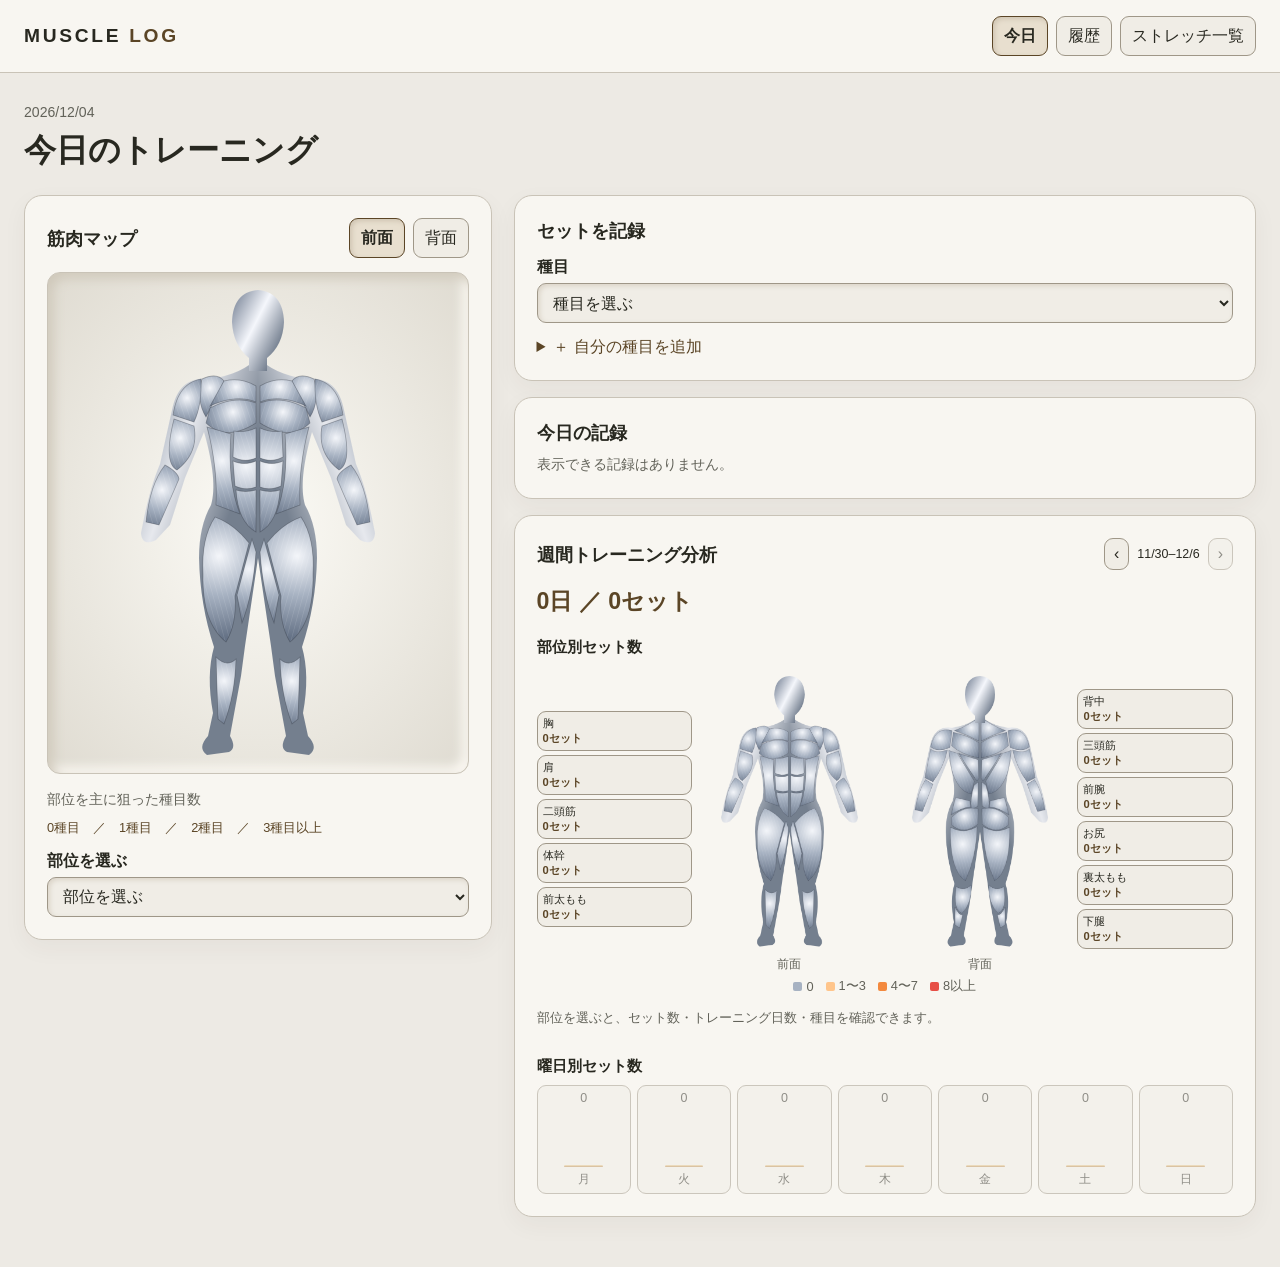
<file: index.html>
<!DOCTYPE html>
<html lang="ja">
<head>
    <meta charset="UTF-8">
    <meta name="viewport" content="width=device-width, initial-scale=1.0">
    <title>Muscle Log</title>
    <link rel="stylesheet" href="style.css">
    <script src="sketch.js" defer></script>
    <script src="works.js" defer></script>
</head>
<body>
    <header class="site-header">
        <div class="container heading">
            <a href="./" class="brand">MUSCLE <span>LOG</span></a>

            <nav aria-label="画面切り替え">
                <button id="today" type="button" aria-pressed="true">今日</button>
                <button id="history" type="button" aria-pressed="false">履歴</button>
                <button id="stretch" type="button" aria-pressed="false">ストレッチ一覧</button>
            </nav>
        </div>
    </header>

    <main class="container">
        <p id="date" class="muted"></p>
        <h1 id="title">今日のトレーニング</h1>
        <p id="message" role="status"></p>

        <section id="history-list" class="panel" hidden aria-label="日付別の履歴"></section>

        <div id="dashboard" class="dashboard">
            <section class="panel">
                <div class="heading">
                    <h2>筋肉マップ</h2>

                    <div class="segmented" role="group" aria-label="マネキンの向き">
                        <button id="front" type="button" aria-pressed="true">前面</button>
                        <button id="back" type="button" aria-pressed="false">背面</button>
                    </div>
                </div>

                <div class="map-stage">
                    <canvas id="body" width="640" height="1000" role="img"
                        aria-label="筋肉マップ。下の一覧からも部位を選べます。"></canvas>

                    <span id="tooltip" hidden aria-hidden="true"></span>
                </div>

                <p class="muted">部位を主に狙った種目数</p>
                <p class="legend today-legend">0種目　／　1種目　／　2種目　／　3種目以上</p>

                <label for="part">部位を選ぶ</label>
                <select id="part"></select>

                <div id="part-detail" hidden>
                    <h3 id="part-name"></h3>
                    <p id="part-description"></p>
                    <p id="part-count" class="muted"></p>
                    <button id="part-routine" type="button">この部位のルーティンを見る</button>
                </div>
            </section>

            <div class="stack">
                <section id="record-panel" class="panel">
                    <h2>セットを記録</h2>

                    <form id="record-form">
                        <label for="exercise">種目</label>
                        <select id="exercise" required></select>

                        <div id="set-fields" hidden>
                            <p id="exercise-parts" class="muted"></p>

                            <div class="previous">
                                <p id="previous"></p>
                                <button id="copy" type="button" hidden>前回をコピー</button>
                            </div>

                            <div class="set-grid muted" aria-hidden="true">
                                <span>セット</span>
                                <span>重量（kg）</span>
                                <span>回数</span>
                                <span></span>
                            </div>

                            <div id="sets"></div>

                            <div class="heading">
                                <button id="add-set" type="button">＋ セット</button>
                                <button class="primary" type="submit">記録を保存</button>
                            </div>
                        </div>
                    </form>

                    <details id="custom-details">
                        <summary>＋ 自分の種目を追加</summary>

                        <form id="custom-form">
                            <label for="custom-name">種目名</label>
                            <input id="custom-name" maxlength="60" required>

                            <label for="custom-part">主に狙う部位</label>
                            <select id="custom-part" required></select>

                            <button type="submit">種目を追加</button>
                        </form>
                    </details>
                </section>

                <section class="panel">
                    <div class="heading">
                        <h2 id="log-title">今日の記録</h2>
                        <button id="clear-filter" type="button" hidden>全部位を表示</button>
                    </div>

                    <div id="log"></div>
                </section>

                <section id="weekly" class="panel weekly">
                    <div class="heading week-heading">
                        <h2>週間トレーニング分析</h2>

                        <div class="week-nav" role="group" aria-label="集計する週">
                            <button id="prev-week" type="button" aria-label="前週">‹</button>
                            <span id="week-range"></span>
                            <button id="next-week" type="button" aria-label="次週">›</button>
                        </div>
                    </div>

                    <p id="week-summary" class="week-summary"></p>
                    <h3>部位別セット数</h3>

                    <div class="week-body">
                        <div id="week-left" class="week-parts"></div>

                        <div class="week-model">
                            <canvas id="week-front" width="320" height="500"
                                role="img" aria-label="週間筋肉マップの前面"></canvas>
                            <span>前面</span>
                        </div>

                        <div class="week-model">
                            <canvas id="week-back" width="320" height="500"
                                role="img" aria-label="週間筋肉マップの背面"></canvas>
                            <span>背面</span>
                        </div>

                        <div id="week-right" class="week-parts"></div>
                    </div>

                    <div class="legend week-legend" aria-label="週間マップの色の凡例">
                        <span><i></i>0</span>
                        <span><i></i>1〜3</span>
                        <span><i></i>4〜7</span>
                        <span><i></i>8以上</span>
                    </div>

                    <p id="week-detail" class="week-detail" aria-live="polite"></p>

                    <h3>曜日別セット数</h3>
                    <div id="week-bars" class="week-bars"></div>
                </section>
            </div>
        </div>

        <section id="stretch-screen" class="stretch-layout" hidden>
            <div class="panel">
                <label for="routine">今日鍛える部位</label>
                <select id="routine"></select>
                <ol id="routine-list"></ol>
            </div>

            <div class="panel">
                <div class="heading">
                    <h2 id="movement-name"></h2>
                    <span id="equipment" class="muted"></span>
                </div>

                <canvas id="movement" width="960" height="480" role="img"
                    aria-describedby="steps"></canvas>

                <div class="movement-controls">
                    <button id="play" type="button">動きを再生</button>
                    <button id="reset" type="button">最初に戻す</button>

                    <label for="speed">速度</label>
                    <select id="speed">
                        <option value="1">通常</option>
                        <option value="0.55">ゆっくり</option>
                    </select>
                </div>

                <ol id="steps"></ol>
                <p class="muted">ゆっくり、痛みのない範囲で動かしてください。</p>
                <a id="source" target="_blank" rel="noopener noreferrer">参考資料</a>
            </div>
        </section>
    </main>

    <dialog id="edit-dialog" aria-labelledby="edit-title">
        <div class="heading">
            <div>
                <p id="edit-date" class="muted"></p>
                <h2 id="edit-title">記録を編集</h2>
            </div>

            <button id="close-edit" type="button" aria-label="閉じる">×</button>
        </div>

        <form id="edit-form">
            <label for="edit-exercise">種目</label>
            <select id="edit-exercise" required></select>

            <div class="set-grid muted" aria-hidden="true">
                <span>セット</span>
                <span>重量（kg）</span>
                <span>回数</span>
                <span></span>
            </div>

            <div id="edit-sets"></div>
            <p id="edit-message" role="status"></p>

            <div class="heading">
                <button id="edit-add" type="button">＋ セット</button>
                <button class="primary" type="submit">変更を保存</button>
            </div>
        </form>

        <details id="delete-details">
            <summary>この種目の記録を削除</summary>
            <p>この日付の、この種目の全セットを削除します。</p>
            <button id="delete" type="button">削除を確定</button>
        </details>
    </dialog>
</body>
</html>
</file>
<file: style.css>
:root {
    color-scheme: light;
    font-family: "Inter", "Yu Gothic UI", Meiryo, sans-serif;

    --page: #edeae4;
    --surface: #f8f6f1;
    --input: #f0ede6;
    --ink: #282820;
    --muted: #626259;
    --line: #c9c3b7;
    --control: #9f9788;
    --accent: #5b4526;
    --dark: #22231f;
    --gold: #e5c489;

    --muscle-level-0: #a7b2c2;
    --muscle-level-1: #ffc58b;
    --muscle-level-2: #f3893e;
    --muscle-level-3: #e74f46;
}

* {
    box-sizing: border-box;
}

[hidden] {
    display: none !important;
}

body {
    margin: 0;
    background: var(--page);
    color: var(--ink);
}

.container {
    width: min(1280px, calc(100% - 48px));
    margin-inline: auto;
}

.site-header {
    background: var(--surface);
    border-bottom: 1px solid var(--line);
}

.site-header .heading {
    min-height: 72px;
}

.brand {
    color: var(--ink);
    font-size: 1.2rem;
    font-weight: 850;
    letter-spacing: 0.14em;
    text-decoration: none;
}

.brand span,
a,
summary {
    color: var(--accent);
}

main {
    padding-block: 28px 50px;
}

h1,
h2,
h3,
p {
    margin: 0;
}

h1 {
    margin-top: 5px;
    font-size: 2rem;
}

h2 {
    font-size: 1.15rem;
}

h3 {
    font-size: 0.95rem;
}

p {
    line-height: 1.65;
}

.muted {
    color: var(--muted);
    font-size: 0.88rem;
}

#message:not(:empty) {
    margin-top: 10px;
    color: var(--accent);
}

.heading,
nav,
.segmented,
.week-nav,
.movement-controls {
    display: flex;
    align-items: center;
    gap: 8px;
}

.heading {
    justify-content: space-between;
    gap: 16px;
}

.dashboard,
.stretch-layout {
    display: grid;
    grid-template-columns: minmax(290px, 0.85fr) minmax(480px, 1.35fr);
    gap: 22px;
    align-items: start;
    margin-top: 22px;
}

.stack,
#history-list {
    display: grid;
    gap: 16px;
}

#history-list {
    margin-top: 22px;
}

#history-list button {
    text-align: left;
}

.panel,
dialog {
    min-width: 0;
    padding: 22px;
    border: 1px solid var(--line);
    border-radius: 18px;
    background: var(--surface);
    color: var(--ink);
    box-shadow: 0 8px 24px #3832260c;
}

.map-stage {
    position: relative;
    display: grid;
    place-items: center;
    overflow: hidden;
    margin-block: 14px;
    border: 1px solid var(--line);
    border-radius: 13px;
    background: radial-gradient(ellipse, #fcfbf6, #dfdbd1);
    box-shadow:
        inset 5px 5px 12px #cfc8ba,
        inset -5px -5px 12px #fffdf8;
}

canvas {
    display: block;
    max-width: 100%;
    height: auto;
}

#body {
    width: 320px;
    cursor: pointer;
}

#tooltip {
    position: absolute;
    left: 0;
    top: 0;
    pointer-events: none;
    padding: 6px 10px;
    border: 1px solid var(--control);
    border-radius: 8px;
    background: var(--surface);
    font-size: 0.85rem;
}

.legend {
    margin-block: 6px 12px;
    font-size: 0.8rem;
}

.today-legend {
    color: var(--accent);
}

#part-detail {
    display: grid;
    gap: 7px;
    margin-top: 15px;
}

#part-detail button {
    justify-self: start;
}

button,
select,
input {
    min-height: 40px;
    padding: 7px 11px;
    border: 1px solid var(--control);
    border-radius: 9px;
    background: var(--input);
    color: inherit;
    font: inherit;
}

button,
summary {
    cursor: pointer;
}

button:disabled {
    cursor: default;
    opacity: 0.5;
}

button:hover:not(:disabled) {
    border-color: var(--accent);
}

:focus-visible {
    outline: 2px solid #936625;
    outline-offset: 3px;
}

button[aria-pressed="true"] {
    border-color: var(--accent);
    background: #e8dfcf;
    font-weight: 700;
    box-shadow: inset 2px 2px 5px #cfc4b2;
}

.primary {
    border-color: var(--accent);
    background: var(--accent);
    color: #fffaf2;
    font-weight: 700;
}

form,
details,
#exercise-parts {
    margin-top: 14px;
}

label {
    display: block;
    margin-bottom: 5px;
    font-weight: 600;
}

input,
select {
    width: 100%;
    min-width: 0;
    box-shadow: inset 2px 2px 5px #dbd4c8;
}

#custom-form input,
#custom-form select,
#edit-exercise {
    margin-bottom: 12px;
}

.previous {
    display: grid;
    justify-items: start;
    gap: 6px;
    margin-block: 12px;
    padding: 10px;
    border-radius: 8px;
    background: #eae4d9;
}

.set-grid {
    display: grid;
    grid-template-columns: 48px minmax(0, 1fr) minmax(0, 1fr) 40px;
    align-items: center;
    gap: 8px;
    margin-bottom: 8px;
}

.log-entry {
    display: grid;
    grid-template-columns: minmax(0, 1fr) auto auto;
    align-items: start;
    gap: 12px;
    padding-block: 12px;
    border-bottom: 1px solid var(--line);
}

.log-entry:last-child {
    border-bottom: 0;
}

.log-entry p {
    text-align: right;
    white-space: pre-line;
    font-variant-numeric: tabular-nums;
}

#log {
    margin-top: 8px;
}

/* 週間トレーニング分析 */
.weekly {
    border-color: #49473e;
    background: radial-gradient(ellipse at 50% 0%, #36352e, var(--dark) 76%);
    color: #f8f3e8;
    box-shadow: 0 12px 25px #29251d29;
}

.weekly :focus-visible {
    outline-color: var(--gold);
}

.weekly button {
    border-color: #666254;
    background: #32332d;
    color: inherit;
}

.weekly button:hover:not(:disabled),
.weekly button[aria-pressed="true"] {
    border-color: var(--gold);
    color: var(--gold);
    box-shadow: none;
}

.week-nav {
    flex-shrink: 0;
    font-size: 0.78rem;
    font-variant-numeric: tabular-nums;
}

.week-nav button {
    min-height: 32px;
    padding: 3px 9px;
    font-size: 1rem;
}

.week-summary {
    margin-block: 12px 16px;
    color: var(--gold);
    font-size: 1.45rem;
    font-weight: 750;
}

.week-body {
    display: grid;
    grid-template-columns:
        minmax(56px, 1fr)
        minmax(0, 1.2fr)
        minmax(0, 1.2fr)
        minmax(56px, 1fr);
    align-items: center;
    gap: 4px;
    margin-top: 8px;
}

.week-model {
    text-align: center;
    color: #ded7c8;
    font-size: 0.72rem;
}

.week-model canvas {
    width: 100%;
    cursor: pointer;
}

.week-parts {
    display: grid;
    gap: 4px;
}

.week-parts button {
    min-height: 0;
    padding: 4px 5px;
    text-align: left;
    font-size: 0.7rem;
}

.week-parts strong {
    display: block;
    color: var(--gold);
}

.week-legend {
    display: flex;
    justify-content: center;
    gap: 12px;
    color: #ded7c8;
}

.week-legend span {
    display: flex;
    align-items: center;
    gap: 4px;
}

.week-legend i {
    width: 9px;
    height: 9px;
    border-radius: 2px;
    background: var(--muscle-level-0);
}

.week-legend span:nth-child(2) i {
    background: var(--muscle-level-1);
}

.week-legend span:nth-child(3) i {
    background: var(--muscle-level-2);
}

.week-legend span:nth-child(4) i {
    background: var(--muscle-level-3);
}

.week-detail {
    min-height: 2.8em;
    margin-bottom: 12px;
    color: #ded7c8;
    font-size: 0.82rem;
}

.week-bars {
    display: grid;
    grid-template-columns: repeat(7, minmax(0, 1fr));
    gap: 6px;
    margin-top: 8px;
}

.week-bars button {
    display: grid;
    grid-template-rows: auto 58px auto;
    justify-items: center;
    align-items: end;
    gap: 4px;
    padding: 5px 2px;
    font-size: 0.78rem;
}

.bar {
    width: 44%;
    height: var(--bar-height);
    min-height: 2px;
    border-radius: 4px 4px 2px 2px;
    background: linear-gradient(#f1d8a0, #ad7940);
}

/* ストレッチ一覧 */
#routine-list {
    display: grid;
    gap: 7px;
    padding-left: 1.6em;
}

#routine-list button {
    width: 100%;
    text-align: left;
}

#movement {
    width: 100%;
    margin-block: 12px;
    border-radius: 12px;
    background: #e9e3d7;
}

.movement-controls {
    flex-wrap: wrap;
}

.movement-controls label {
    margin: 0;
}

.movement-controls select {
    width: auto;
}

#steps {
    line-height: 1.7;
}

/* 記録の編集 */
dialog {
    width: min(590px, calc(100% - 36px));
    max-height: 85vh;
    overflow: auto;
}

dialog::backdrop {
    background: #1d1c19a6;
}

#edit-message {
    color: #8f2d27;
}

@media (max-width: 870px) {
    .dashboard,
    .stretch-layout {
        grid-template-columns: 1fr;
    }
}
/* 週間分析カードの背景を他のカードと揃える */
.weekly {
    background: var(--surface);
    color: var(--ink);
    border-color: var(--line);
    box-shadow: 0 8px 24px #3832260c;
}

.weekly button {
    background: var(--input);
    border-color: var(--control);
    color: var(--ink);
}

.weekly button:hover:not(:disabled),
.weekly button[aria-pressed="true"] {
    border-color: var(--accent);
    color: var(--accent);
}

.weekly button[aria-pressed="true"] {
    background: #e8dfcf;
}

.weekly :focus-visible {
    outline-color: var(--accent);
}

.week-summary,
.week-parts strong {
    color: var(--accent);
}

.week-model,
.week-legend,
.week-detail {
    color: var(--muted);
}
</file>
